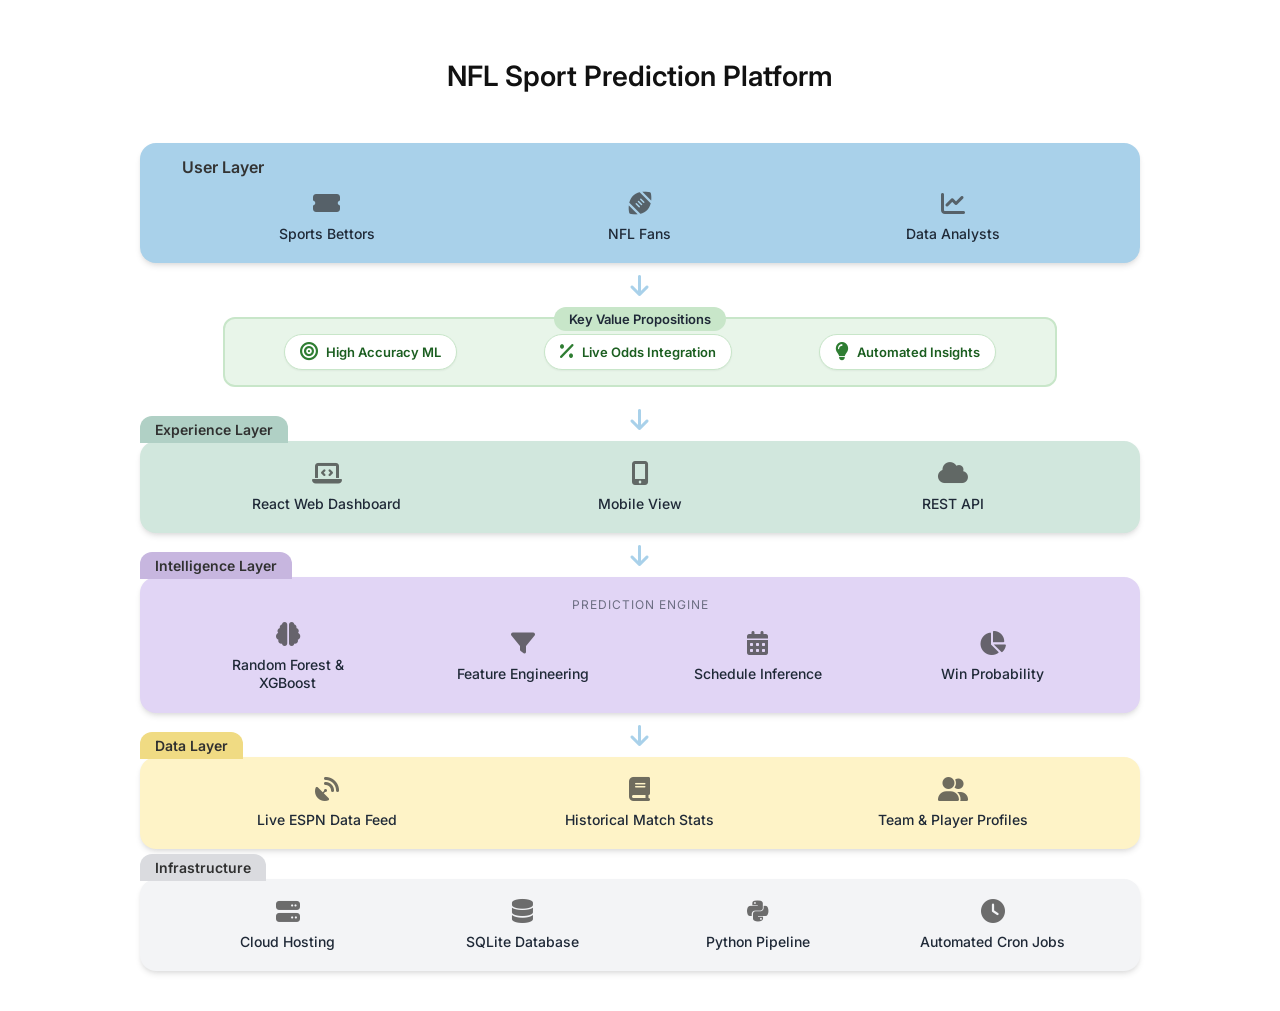
<file: nfl_architecture.html>
<!DOCTYPE html>
<html lang="en">
<head>
    <meta charset="UTF-8">
    <meta name="viewport" content="width=device-width, initial-scale=1.0">
    <title>NFL Sport Prediction Platform Architecture</title>
    <link href="https://cdnjs.cloudflare.com/ajax/libs/font-awesome/6.4.0/css/all.min.css" rel="stylesheet">
    <link href="https://fonts.googleapis.com/css2?family=Inter:wght@400;500;600;700&display=swap" rel="stylesheet">
    <style>
        :root {
            --blue: #A9D1EA;
            --blue-dark: #8ABED8;
            --green: #E8F5E9;
            --green-border: #C8E6C9;
            --mint: #D1E7DD;
            --mint-dark: #B9DBCF;
            --purple: #E1D5F5;
            --purple-dark: #D1C0EB;
            --yellow: #FEF3C7;
            --yellow-dark: #FDE68A;
            --grey: #F3F4F6;
            --grey-dark: #E5E7EB;
            --text-dark: #1F2937;
            --text-light: #4B5563;
        }

        body {
            font-family: 'Inter', sans-serif;
            background-color: #ffffff;
            display: flex;
            justify-content: center;
            align-items: center;
            min-height: 100vh;
            margin: 0;
            padding: 40px;
            color: var(--text-dark);
        }

        .container {
            width: 1000px;
            display: flex;
            flex-direction: column;
            gap: 20px;
            position: relative;
        }

        h1 {
            text-align: center;
            font-size: 28px;
            font-weight: 600;
            margin-bottom: 30px;
            color: #111;
        }

        /* Layer Styles */
        .layer {
            border-radius: 16px;
            padding: 20px 30px;
            position: relative;
            box-shadow: 0 4px 6px -1px rgba(0, 0, 0, 0.1), 0 2px 4px -1px rgba(0, 0, 0, 0.06);
            display: flex;
            flex-direction: column;
            align-items: center;
        }

        .layer-label {
            position: absolute;
            top: -12px;
            left: 20px;
            font-size: 14px;
            font-weight: 600;
            padding: 4px 12px;
            border-radius: 8px 8px 0 0; /* Tab style */
            background: inherit; /* Matches parent color */
            filter: brightness(0.95); /* Slightly darker */
            color: #333;
        }
        
        /* Specific Layer Colors and Tweaks */
        .layer-blue { background-color: var(--blue); }
        .layer-blue .layer-label { background-color: var(--blue); top: 0; left: 0; position: relative; width: fit-content; margin-bottom: 10px; background: none; filter: none; font-size: 16px; align-self: flex-start; }
        
        .layer-mint { background-color: var(--mint); }
        .layer-mint .layer-label { background-color: var(--mint-dark); padding: 5px 15px; border-radius: 12px 12px 0 0; top: -25px; left: 0; }
        
        .layer-purple { background-color: var(--purple); }
        .layer-purple .layer-label { background-color: var(--purple-dark); padding: 5px 15px; border-radius: 12px 12px 0 0; top: -25px; left: 0; }
        
        .layer-yellow { background-color: var(--yellow); }
        .layer-yellow .layer-label { background-color: var(--yellow-dark); padding: 5px 15px; border-radius: 12px 12px 0 0; top: -25px; left: 0; }
        
        .layer-grey { background-color: var(--grey); }
        .layer-grey .layer-label { background-color: var(--grey-dark); padding: 5px 15px; border-radius: 12px 12px 0 0; top: -25px; left: 0; }

        /* Icon Grid */
        .grid-row {
            display: flex;
            justify-content: space-around;
            width: 100%;
            align-items: center;
        }

        .item {
            display: flex;
            flex-direction: column;
            align-items: center;
            gap: 10px;
            text-align: center;
            width: 150px;
        }

        .item i {
            font-size: 24px;
            color: #333;
            opacity: 0.7;
        }

        .item span {
            font-size: 14px;
            font-weight: 500;
            line-height: 1.3;
        }

        /* Special Nested Section (Value Props) */
        .value-props-container {
            border: 2px solid var(--green-border);
            background-color: var(--green);
            border-radius: 12px;
            padding: 15px;
            margin: 10px 0;
            position: relative;
            width: 80%;
            align-self: center;
        }

        .value-props-label {
            position: absolute;
            top: -12px;
            left: 50%;
            transform: translateX(-50%);
            background-color: var(--green-border);
            padding: 4px 15px;
            border-radius: 12px;
            font-size: 13px;
            font-weight: 600;
        }

        .value-grid {
             display: flex;
             justify-content: space-around;
             align-items: center;
        }

        .value-item {
            display: flex;
            align-items: center;
            background: white;
            padding: 8px 15px;
            border-radius: 20px;
            gap: 8px;
            box-shadow: 0 1px 2px rgba(0,0,0,0.05);
            border: 1px solid var(--green-border);
        }
        
        .value-item i { color: #2E7D32; font-size: 18px; }
        .value-item span { font-size: 13px; font-weight: 600; color: #1B5E20; }

        /* Connectors (CSS Only visualization) */
        .arrow-down {
            align-self: center;
            color: #A9D1EA;
            font-size: 24px;
            margin: -10px 0;
            z-index: 10;
        }
    </style>
</head>
<body>

    <div class="container">
        <h1>NFL Sport Prediction Platform</h1>

        <!-- User Layer -->
        <div class="layer layer-blue" style="padding-top: 10px;">
            <div class="layer-label">User Layer</div>
            <div class="grid-row">
                <div class="item">
                    <i class="fas fa-ticket-alt"></i>
                    <span>Sports Bettors</span>
                </div>
                <div class="item">
                    <i class="fas fa-football-ball"></i>
                    <span>NFL Fans</span>
                </div>
                <div class="item">
                    <i class="fas fa-chart-line"></i>
                    <span>Data Analysts</span>
                </div>
            </div>
        </div>

        <i class="fas fa-arrow-down arrow-down"></i>

        <!-- Value Propositions -->
        <div class="value-props-container">
            <div class="value-props-label">Key Value Propositions</div>
            <div class="value-grid">
                <div class="value-item">
                    <i class="fas fa-bullseye"></i>
                    <span>High Accuracy ML</span>
                </div>
                <div class="value-item">
                    <i class="fas fa-percentage"></i>
                    <span>Live Odds Integration</span>
                </div>
                <div class="value-item">
                    <i class="fas fa-lightbulb"></i>
                    <span>Automated Insights</span>
                </div>
            </div>
        </div>

        <i class="fas fa-arrow-down arrow-down"></i>

        <!-- Experience Layer -->
        <div class="layer layer-mint">
            <div class="layer-label">Experience Layer</div>
            <div class="grid-row">
                <div class="item">
                    <i class="fas fa-laptop-code"></i>
                    <span>React Web Dashboard</span>
                </div>
                <div class="item">
                    <i class="fas fa-mobile-alt"></i>
                    <span>Mobile View</span>
                </div>
                <div class="item">
                    <i class="fas fa-cloud"></i>
                    <span>REST API</span>
                </div>
            </div>
        </div>

        <i class="fas fa-arrow-down arrow-down"></i>

        <!-- Intelligence Layer -->
        <div class="layer layer-purple">
            <div class="layer-label">Intelligence Layer</div>
            <div style="font-size: 12px; margin-bottom: 10px; opacity: 0.6; text-transform: uppercase; letter-spacing: 1px;">Prediction Engine</div>
            <div class="grid-row">
                <div class="item">
                    <i class="fas fa-brain"></i>
                    <span>Random Forest & XGBoost</span>
                </div>
                <div class="item">
                    <i class="fas fa-filter"></i>
                    <span>Feature Engineering</span>
                </div>
                <div class="item">
                    <i class="fas fa-calendar-alt"></i>
                    <span>Schedule Inference</span>
                </div>
                <div class="item">
                    <i class="fas fa-chart-pie"></i>
                    <span>Win Probability</span>
                </div>
            </div>
        </div>

        <i class="fas fa-arrow-down arrow-down"></i>

        <!-- Data Layer -->
        <div class="layer layer-yellow">
            <div class="layer-label">Data Layer</div>
            <div class="grid-row">
                <div class="item">
                    <i class="fas fa-satellite-dish"></i>
                    <span>Live ESPN Data Feed</span>
                </div>
                <div class="item">
                    <i class="fas fa-book"></i>
                    <span>Historical Match Stats</span>
                </div>
                <div class="item">
                    <i class="fas fa-user-friends"></i>
                    <span>Team & Player Profiles</span>
                </div>
            </div>
        </div>

        <!-- Infrastructure -->
        <div class="layer layer-grey" style="margin-top: 10px;">
            <div class="layer-label">Infrastructure</div>
            <div class="grid-row">
                <div class="item">
                    <i class="fas fa-server"></i>
                    <span>Cloud Hosting</span>
                </div>
                <div class="item">
                    <i class="fas fa-database"></i>
                    <span>SQLite Database</span>
                </div>
                <div class="item">
                    <i class="fab fa-python"></i>
                    <span>Python Pipeline</span>
                </div>
                <div class="item">
                    <i class="fas fa-clock"></i>
                    <span>Automated Cron Jobs</span>
                </div>
            </div>
        </div>

    </div>

</body>
</html>
</file>
